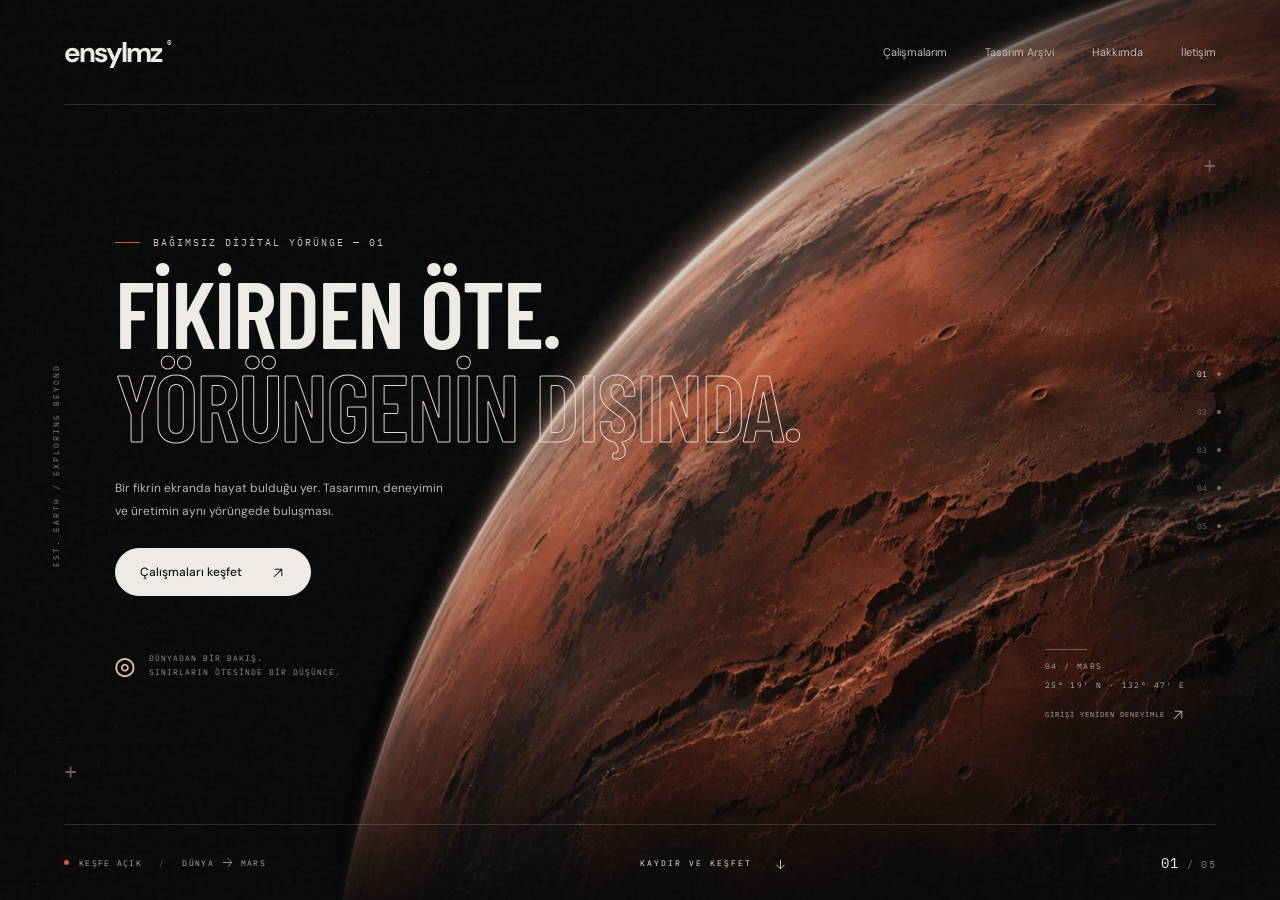
<file: index.html>
<!doctype html>
<html lang="tr">
  <head>
    <meta charset="UTF-8" />
    <meta name="viewport" content="width=device-width,initial-scale=1" />
    <meta
      name="description"
      content="Enes Yılmaz — E-ticaret, tasarım ve dijital görünürlük. Seçili projeler, logo tasarımları ve teknik çizimler."
    />
    <meta name="theme-color" content="#090909" />
    <link rel="icon" type="image/svg+xml" href="/favicon.svg?v=2" />
    <link
      rel="icon"
      type="image/png"
      sizes="32x32"
      href="/favicon-32.png?v=2"
    />
    <link rel="apple-touch-icon" href="/apple-touch-icon.png?v=2" />
    <style>
      html,
      body {
        margin: 0;
        background: #090909;
      }
    </style>
    <title>ensylmz — Yörüngenin dışında</title>
    <script type="module" crossorigin src="/assets/index-gQX_vPKZ.js"></script>
    <link rel="stylesheet" crossorigin href="/assets/index-TTVfTZKy.css">
  </head>
  <body>
    <div id="root"></div>
  </body>
</html>
</file>
<file: assets/index-TTVfTZKy.css>
@import "https://fonts.googleapis.com/css2?family=Barlow+Condensed:wght@400;500;600;700;800&family=DM+Sans:wght@400;500;600;700&family=IBM+Plex+Mono:wght@400;500&display=swap";:root{--bg:#090909;--paper:#eeeae5;--muted:#aaa6a2;--line:#ffffff24;--mars:#c75e42;--display:"Barlow Condensed", "Arial Narrow", sans-serif;--body:"DM Sans", Arial, sans-serif;--mono:"IBM Plex Mono", monospace;--lightningcss-light: ;--lightningcss-dark:initial;color-scheme:dark}*{box-sizing:border-box}html,body{background:var(--bg);color:var(--paper);font-family:var(--body);margin:0;font-size:14px}button,input,textarea{font:inherit}button,a,input,textarea{-webkit-tap-highlight-color:transparent}button,a{touch-action:manipulation}button{color:inherit;cursor:pointer}button:disabled{cursor:default;opacity:.35}a{color:inherit;text-decoration:none}button{background:0 0;border:0}a:focus-visible,button:focus-visible,input:focus-visible,textarea:focus-visible{outline:2px solid var(--mars);outline-offset:5px}img{object-fit:cover;max-width:100%}::selection{background:var(--mars);color:#fff}p{color:var(--muted);line-height:1.8}h1,h2,h3,p{margin-top:0}.eyebrow{font:10px var(--mono);letter-spacing:2px;color:var(--muted);line-height:1.7}.wordmark{letter-spacing:-1.8px;white-space:nowrap;font-size:28px;font-weight:700}.wordmark span{font:11px var(--mono);vertical-align:top;letter-spacing:0;margin:3px 0 0 5px;display:inline-block}.muted{color:var(--muted)}.text-button{border-bottom:1px solid #ffffff60;align-items:center;gap:20px;padding:10px 0;font-size:12px;display:inline-flex}.pill{white-space:nowrap;border:1px solid #ffffff40;border-radius:30px;justify-content:center;align-items:center;gap:28px;min-height:48px;padding:0 24px;font-size:12px;font-weight:500;transition:background .2s,transform .2s;display:inline-flex}.pill:hover{background:#ffffff12;transform:translateY(-2px)}.pill.primary{background:var(--paper);border-color:var(--paper);color:#161412}.pill.primary:hover{background:#fff}.status-dot{background:var(--mars);border-radius:50%;width:5px;height:5px;display:inline-block;box-shadow:0 0 14px #c75e4290}.link-row{flex-wrap:wrap;gap:12px;display:flex}.universe{isolation:isolate;background:#080808;height:100svh;min-height:540px;position:relative;overflow:hidden}.mars-background{z-index:-3;opacity:.85;background-image:url(/images/mars-orbit.webp);background-position:50%;background-size:cover;transition:transform 1.4s cubic-bezier(.22,1,.36,1),opacity 1s;position:absolute;inset:0}.site-destination:after{content:"";z-index:-2;pointer-events:none;background:linear-gradient(90deg,#08080812 20%,#0000 80%),linear-gradient(#08080888,#0000 25% 78%,#080808e0 100%);position:absolute;inset:0}.section-1 .mars-background{opacity:.18;transform:scale(1.18)translate(21%)}.section-2 .mars-background{opacity:.2;transform:scale(1.5)translate(-15%)rotate(-12deg)}.section-3 .mars-background{opacity:.24;transform:scale(1.6)translate(12%,20%)}.project-mode .mars-background{opacity:.1;transform:scale(1.3)}.space-grain{z-index:-1;opacity:.11;pointer-events:none;background-image:url("data:image/svg+xml,%3Csvg viewBox='0 0 180 180' xmlns='http://www.w3.org/2000/svg'%3E%3Cfilter id='n'%3E%3CfeTurbulence type='fractalNoise' baseFrequency='.85' numOctaves='3' stitchTiles='stitch'/%3E%3C/filter%3E%3Crect width='100%25' height='100%25' opacity='.3' filter='url(%23n)'/%3E%3C/svg%3E");position:absolute;inset:0}.site-header{border-bottom:1px solid var(--line);z-index:5;justify-content:space-between;align-items:center;height:105px;margin:0 5%;display:flex;position:relative}.site-header nav{gap:38px;margin-left:60px;font-size:11px;display:flex}.site-header nav a{color:#c0bab6;padding:10px 0;transition:color .3s;position:relative}.site-header nav a:hover,.site-header nav a[aria-current]{color:#fff}.site-header nav a[aria-current]:after{content:"";background:var(--mars);height:2px;position:absolute;bottom:-26px;left:0;right:0}.viewport-stage{touch-action:pan-x;height:calc(100% - 181px);padding:0 9%;position:relative}.scene{height:100%;animation:.75s cubic-bezier(.16,1,.3,1) both scene-in}.side-coordinate{font:8px var(--mono);letter-spacing:2px;color:#8d8580;writing-mode:vertical-rl;position:absolute;top:50%;left:4%;transform:rotate(180deg)translateY(50%)}.crosshair{color:#71615b;font:22px var(--mono);z-index:1;pointer-events:none;position:absolute}.crosshair-a{top:150px;right:5%}.crosshair-b{bottom:115px;left:5%}.hero-scene{flex-direction:column;justify-content:center;align-items:flex-start;height:100%;padding-bottom:15px;display:flex;position:relative}.hero-label{color:#d3c6bd;align-items:center;gap:13px;margin-bottom:28px;display:flex}.little-line{background:var(--mars);width:25px;height:1px}.hero-scene h1{font:600 clamp(68px, 7.4vw, 120px)/.98 var(--display);letter-spacing:-2px;text-transform:uppercase;max-width:900px;margin:0 0 26px}.hero-scene h1 span{display:block}.hero-scene .outline-title{-webkit-text-stroke:1px #e4d7cf;color:#0000}.hero-scene p{color:#bdb6b0;max-width:330px;margin-bottom:26px;font-size:12px;line-height:1.9}.hero-scene .pill{min-width:190px}.hero-note{font:8px/1.8 var(--mono);letter-spacing:1px;color:#99908a;align-items:center;gap:14px;margin-top:40px;display:flex}.hero-note strong{color:#d3c7bf;font-weight:400}.orbit-icon{color:#dbb9aa;font-size:32px}.planet-caption{font:8px var(--mono);letter-spacing:1.4px;color:#baaaa1;flex-direction:column;gap:9px;display:flex;position:absolute;bottom:13%;right:-2%}.planet-caption:before{content:"";background:#b9a39980;width:42px;height:1px;margin-bottom:2px}.flight-bar{border-top:1px solid var(--line);height:76px;font:8px var(--mono);letter-spacing:1.3px;justify-content:space-between;align-items:center;display:flex;position:absolute;bottom:0;left:5%;right:5%}.flight-bar>div{color:#b5aaa3;align-items:center;gap:10px;display:flex}.flight-bar button{font:8px var(--mono);letter-spacing:2px;align-items:center;gap:22px;display:flex}.flight-bar button span{font-size:18px}.flight-count{font:14px var(--mono)}.flight-count span{color:#887b73;font-size:10px}.flight-divider{color:#665d56;margin:0 7px}.scene-dots{flex-direction:column;gap:18px;display:flex;position:absolute;top:50%;right:4.2%;transform:translateY(-50%)}.scene-dots button{font:8px var(--mono);color:#746d68;align-items:center;gap:10px;padding:5px;display:flex}.scene-dots i{background:#756862;border-radius:100%;width:4px;height:4px;display:block}.scene-dots button[aria-current]{color:#eee5df}.scene-dots button[aria-current] i{background:var(--mars);box-shadow:0 0 0 4px #c75e4225,0 0 16px #c75e42}.section-heading{justify-content:space-between;align-items:flex-end;margin-bottom:25px;display:flex}.section-heading h1,.about-scene h1,.contact-scene h1{font:500 clamp(60px, 6.3vw, 100px)/.98 var(--display);letter-spacing:-1px;text-transform:uppercase;margin:20px 0 0}em{color:var(--mars);font-style:normal}.section-heading p{margin:0 40px 5px 0;font-size:11px}.work-scene{flex-direction:column;height:100%;padding:35px 0 25px;display:flex}.work-display{flex:1;grid-template-columns:1.3fr 1fr;gap:6%;min-height:0;max-height:390px;display:grid}.work-image{border:1px solid var(--line);background:#1a1715;border-radius:3px;padding:0;position:relative;overflow:hidden}.work-image img{object-fit:cover;width:100%;height:100%;transition:transform .7s}.work-image:hover img{transform:scale(1.04)}.image-arrow{background:var(--paper);color:#000;border-radius:100%;place-items:center;width:43px;height:43px;font-size:23px;display:grid;position:absolute;bottom:18px;right:18px}.work-details{flex-direction:column;justify-content:center;align-items:flex-start;display:flex}.work-details h2{font:500 52px/1 var(--display);margin:20px 0 12px}.work-details p{max-width:350px;font-size:12px}.carousel-controls{font:10px var(--mono);align-items:center;gap:20px;margin-top:20px;display:flex}.carousel-controls button{border:1px solid var(--line);border-radius:50%;width:34px;height:34px}.first-orbit{flex:1;grid-template-columns:1fr 1fr;align-items:center;gap:7%;min-height:0;display:grid}.first-orbit h2{font:500 45px/1.05 var(--display);margin:16px 0}.first-orbit p{font-size:12px}.orbit-diagram{place-items:center;height:100%;min-height:150px;max-height:330px;display:grid;position:relative}.orbit-diagram:before,.orbit-diagram:after,.orbit-diagram i{content:"";aspect-ratio:1;border:1px solid #8f6c5e44;border-radius:50%;width:80%;max-height:100%;position:absolute;transform:rotate(-28deg)scaleY(.55)}.orbit-diagram:after{width:70%;transform:rotate(35deg)scaleY(.65)}.orbit-diagram i:first-child{width:70%;transform:rotate(78deg)scaleY(.5)}.orbit-diagram i:nth-child(2){background:radial-gradient(circle at 35% 25%,#b36e54,#231711 50%,#090909 75%);width:40%;transform:rotate(-10deg);box-shadow:inset 2px 1px 5px #ffd4bc40,15px 10px 90px #c75e4212}.orbit-diagram span{font:13px var(--mono);z-index:2;color:#e6bda9;position:relative}.about-scene{flex-direction:column;justify-content:center;height:100%;display:flex}.about-grid{grid-template-columns:1.2fr 1fr;align-items:center;gap:10%;display:grid}.about-scene h1{font-size:clamp(60px,6.5vw,106px)}.about-text{max-height:65vh;padding:10px 10px 10px 0;overflow:auto}.about-name{font:12px var(--mono);color:var(--mars)}.about-text p{white-space:pre-line;margin:20px 0 26px;font-size:13px}.focus-list{margin-bottom:22px}.focus-list div{border-top:1px solid var(--line);align-items:center;gap:18px;padding:15px 0;font-size:12px;display:flex}.focus-list div span:first-child{font:9px var(--mono);color:#7f7872}.focus-list div span:last-child{margin-left:auto}.contact-scene{flex-direction:column;justify-content:center;height:100%;padding-top:20px;display:flex}.contact-scene h1{margin:25px 0 32px;font-size:clamp(62px,7.6vw,122px)}.contact-bottom{justify-content:space-between;align-items:flex-end;gap:30px;display:flex}.contact-bottom p{margin-bottom:10px;font-size:12px}.email-row{flex-wrap:wrap;align-items:center;gap:25px;display:flex}.email-row a{letter-spacing:-.6px;font-size:22px}.email-row button{font:8px var(--mono);color:#b2a49b;border:1px solid var(--line);border-radius:20px;padding:8px 12px}.social-links{gap:25px;font-size:11px;display:flex}.full-footer{border-top:1px solid var(--line);justify-content:space-between;align-items:center;gap:25px;margin-top:50px;padding-top:24px;display:flex}.full-footer>span{font:8px var(--mono);color:#988b82}.full-footer .wordmark{font-size:24px}.full-footer .text-button{font-size:10px}.project-scene{flex-direction:column;height:100%;padding:22px 0;display:flex}.project-top{justify-content:space-between;align-items:center;display:flex}.project-chapters{border-bottom:1px solid var(--line);gap:25px;margin:15px 0 30px;display:flex}.project-chapters button{color:#8b817a;padding:10px 0 16px;font-size:11px;position:relative}.project-chapters button span{font:8px var(--mono);margin-right:9px}.project-chapters button[aria-selected=true]{color:var(--paper)}.project-chapters button[aria-selected=true]:after{content:"";background:var(--mars);height:2px;position:absolute;bottom:-1px;left:0;right:0}.project-overview{flex:1;grid-template-columns:1fr 1.2fr;align-items:center;gap:6%;min-height:0;display:grid}.project-overview>div{max-height:100%;overflow:auto}.project-overview h1{font:500 clamp(50px, 5vw, 80px)/1 var(--display);margin:15px 0}.project-overview p{font-size:12px}.brand-logo{object-fit:contain;object-position:left center;max-width:115px;max-height:45px;margin:15px 0;display:block}.project-meta{font:8px/1.8 var(--mono);color:#93877f;gap:30px;margin:22px 0;display:flex}.project-meta b{color:#ccc0b8;font:11px var(--body)}.project-cover{border:1px solid var(--line);height:100%;max-height:100%;padding:0;position:relative;overflow:hidden}.project-cover img{object-fit:contain;background:#12100f;width:100%;height:100%}.project-cover span{background:#111b;padding:10px;font-size:10px;position:absolute;bottom:15px;right:15px}.story-grid{grid-template-columns:1fr 1fr;gap:8%;min-height:0;padding:25px 15px 10px 0;display:grid;overflow:auto}.story-grid h2,.result-scene h2{font:500 50px var(--display);margin:15px 0 25px}.story-grid p,.result-scene p{white-space:pre-line;font-size:13px}.gallery{grid-template-columns:1fr 1fr;gap:25px;min-height:0;padding-right:10px;display:grid;overflow:auto}.gallery button{text-align:left;padding:0}.gallery img{object-fit:contain;background:#151210;width:100%;height:210px}.gallery span{font:9px var(--mono);padding:12px 0;display:block}.result-scene{max-width:800px;padding-right:15px;overflow:auto}.result-scene p{margin-bottom:30px;font-size:16px}.empty-state{padding:40px}.lightbox{z-index:100;-webkit-backdrop-filter:blur(15px);backdrop-filter:blur(15px);background:#080808f5;flex-direction:column;justify-content:center;align-items:center;padding:70px 5% 20px;display:flex;position:fixed;inset:0}.lightbox>button{border:1px solid var(--line);border-radius:20px;padding:10px 20px;position:absolute;top:24px;right:5%}.lightbox img{object-fit:contain;max-height:80%}.lightbox p{margin:18px 0;font-size:12px}.denied{height:100svh;padding:10%}.denied h1{font:60px var(--display)}@keyframes scene-in{0%{opacity:0;filter:blur(7px);transform:translateY(35px)}to{opacity:1;filter:none;transform:none}}.admin-app{background:#0c0c0c;min-height:100svh}.admin-sidebar{border-right:1px solid var(--line);z-index:10;background:#0b0b0b;flex-direction:column;width:240px;padding:35px 28px;display:flex;position:fixed;inset:0 auto 0 0}.admin-sidebar>.eyebrow{margin-top:12px;font-size:8px}.admin-sidebar nav{flex-direction:column;gap:8px;margin:60px 0 auto;display:flex}.admin-sidebar nav button{text-align:left;color:#a4a09c;border-radius:5px;gap:15px;padding:14px 12px;font-size:12px;display:flex}.admin-sidebar nav button.active{color:#e9ae98;background:#c75e4215;border:1px solid #c75e4230}.sidebar-site{margin-bottom:22px;font-size:12px}.admin-sidebar>a.muted{font-size:10px}.admin-main{max-width:1600px;margin-left:240px;padding:40px 5% 100px}.admin-header{justify-content:space-between;align-items:center;gap:25px;margin-bottom:25px;display:flex}.admin-header h1{font:500 45px/1.1 var(--display);margin:12px 0 0}.admin-notice{border-top:1px solid var(--line);border-bottom:1px solid var(--line);color:#b4aaa2;min-height:50px;margin-bottom:30px;padding:15px 0;font-size:11px;line-height:1.7}.stats{grid-template-columns:1fr 1fr 1fr;gap:20px;margin-bottom:30px;display:grid}.stats>div{border:1px solid var(--line);background:#111;padding:25px}.stats span{font:9px var(--mono);color:#968b82;letter-spacing:1px}.stats strong{font:65px var(--display);margin-top:15px;display:block}.stats .stat-small{font-size:32px}.admin-feature{border:1px solid var(--line);background:linear-gradient(90deg,#100d0b,#100d0b10),url(/images/mars-orbit.webp) 50%/cover;min-height:330px;padding:40px}.admin-feature h2{font:500 52px/1 var(--display);margin:18px 0}.admin-feature p{max-width:470px;font-size:12px}.admin-checklist{border-top:1px solid var(--line);margin-top:35px;padding-top:25px}.admin-checklist h2{font:32px var(--display)}.admin-checklist p{font-size:12px}.admin-toolbar{justify-content:space-between;align-items:center;gap:20px;margin:20px 0 30px;display:flex}.admin-toolbar p{margin:0;font-size:12px}.project-list{flex-direction:column;gap:15px;display:flex}.project-list article{border:1px solid var(--line);align-items:center;gap:25px;padding:20px;display:flex}.project-list img,.project-placeholder{object-fit:cover;background:#201714;flex-shrink:0;width:130px;height:95px}.project-placeholder{color:var(--mars);place-items:center;font-size:40px;display:grid}.project-list article>div:nth-child(2){flex:1;min-width:0}.project-list h2{font:32px var(--display);margin:5px 0}.project-list p{text-overflow:ellipsis;white-space:nowrap;margin:0;font-size:11px;overflow:hidden}.admin-empty{text-align:center;border:1px dashed var(--line);padding:65px 20px}.admin-empty>span{color:var(--mars);font-size:60px}.admin-empty h2{font:40px var(--display);margin:20px 0}.form-section{border:1px solid var(--line);background:#101010;margin-bottom:25px;padding:30px}.form-section h2{font:500 28px var(--display);margin-bottom:20px}.form-section>p{max-width:740px;font-size:12px}.form-grid{grid-template-columns:1fr 1fr;gap:22px;margin:25px 0;display:grid}.field{flex-direction:column;gap:10px;min-width:0;font-size:11px;display:flex}.field>span{color:#b7aea7}.field.full{grid-column:1/-1}input,textarea{color:var(--paper);background:#090909;border:1px solid #ffffff26;border-radius:3px;width:100%;min-width:0;padding:12px 14px;font-size:12px}textarea{resize:vertical;min-height:90px;line-height:1.8}.import-row{gap:15px;margin-top:20px;display:flex}.import-row input{flex:1}.upload-grid{grid-template-columns:1fr 1fr;gap:20px;display:grid}.upload-box{border:1px dashed #ffffff30;flex-direction:column;align-items:flex-start;gap:15px;padding:20px;display:flex}.upload-box img{object-fit:contain;background:#191614;width:100%;height:130px}.pill input[type=file]{display:none}.pill:has(input[type=file]){cursor:pointer}.admin-gallery{grid-template-columns:repeat(2,1fr);gap:20px;margin:20px 0;display:grid}.admin-gallery>div{border:1px solid var(--line);padding:15px}.admin-gallery img{object-fit:contain;background:#191614;width:100%;height:180px;margin-bottom:15px}.gallery-actions{justify-content:flex-end;gap:15px;margin-top:12px;font-size:11px;display:flex}.gallery-actions button{border:1px solid var(--line);border-radius:3px;padding:7px 10px}.save-bar{-webkit-backdrop-filter:blur(16px);backdrop-filter:blur(16px);border:1px solid var(--line);z-index:4;background:#151515ee;flex-wrap:wrap;justify-content:flex-end;align-items:center;gap:12px;padding:15px;display:flex;position:sticky;bottom:15px;box-shadow:0 5px 30px #0006}.save-bar>.danger{color:#dd8c73;margin-right:auto}.guide{font-size:13px}.guide ol{padding-left:20px}.guide li{color:#b3a79e;border-bottom:1px solid var(--line);padding:12px 0 12px 10px;line-height:1.9}.guide h3{font:28px var(--display);margin:35px 0 15px}.admin-modal{z-index:30;-webkit-backdrop-filter:blur(8px);backdrop-filter:blur(8px);background:#000b;justify-content:center;align-items:center;padding:25px;display:flex;position:fixed;inset:0}.admin-modal>div{border:1px solid var(--line);background:#151515;width:100%;max-width:600px;padding:35px}.admin-modal h2{font:40px var(--display);margin-top:20px}.admin-modal p{white-space:pre-line;font-size:12px}.admin-modal .pill{margin-right:10px}.preview-modal>div{max-width:1000px;max-height:90svh;overflow:auto}.preview-modal .eyebrow{margin:30px 0;display:block}.preview-cover{object-fit:contain;background:#090909;width:100%;max-height:500px;margin:20px 0}.preview-modal h3{font:30px var(--display);margin:30px 0 15px}.preview-modal figure{margin:20px 0}.preview-modal figcaption{color:var(--muted);font-size:12px}@media (width>=1600px){.hero-scene h1{font-size:140px}.viewport-stage{padding:0 11%}.hero-scene p{max-width:380px;font-size:14px}.hero-note{margin-top:55px}.hero-label{margin-bottom:35px}}@media (height<=760px) and (width>=761px){.site-header{height:85px}.viewport-stage{height:calc(100% - 145px)}.flight-bar{height:60px}.hero-label{margin-bottom:20px}.hero-scene h1{margin-bottom:20px;font-size:clamp(64px,7vw,100px)}.hero-note{margin-top:25px}.hero-scene p{margin-bottom:20px}.work-scene{padding-top:22px}.section-heading h1{font-size:62px}.section-heading{margin-bottom:20px}.first-orbit h2{font-size:38px}.contact-scene h1{font-size:83px}.full-footer{margin-top:25px;padding-top:18px}.project-chapters{margin:8px 0 20px}.about-text{max-height:58vh}}@media (width<=1050px){.site-header nav{gap:22px;margin-left:0}.viewport-stage{padding:0 10%}.hero-scene h1{font-size:clamp(70px,8.3vw,95px)}.about-grid{gap:6%}.about-scene h1{font-size:67px}.about-text p{font-size:12px}.contact-scene h1{font-size:88px}.social-links{gap:15px}.admin-sidebar{width:200px;padding:30px 20px}.admin-main{margin-left:200px;padding-left:4%;padding-right:4%}.admin-header h1{font-size:36px}.form-section{padding:22px}.stats{gap:10px}.stats>div{padding:18px}.stats .stat-small{font-size:26px}.project-overview{grid-template-columns:1fr 1fr;gap:4%}.project-overview h1{font-size:50px}.project-meta{gap:15px}}@media (width<=760px){.universe{min-height:580px}.site-header{flex-wrap:wrap;align-items:flex-start;height:100px;margin:0 6%;padding-top:22px}.site-header .wordmark{font-size:25px}.site-header nav{order:3;justify-content:center;align-self:flex-end;gap:35px;width:100%;padding-bottom:12px;font-size:10px}.site-header nav a{padding:5px 0}.site-header nav a[aria-current]:after{bottom:-13px}.viewport-stage{height:calc(100% - 160px);padding:0 8%}.side-coordinate,.crosshair{display:none}.mars-background{opacity:.65;background-position:57%;transform:scale(1.1)}.site-destination:after{background:linear-gradient(90deg,#08080866,#0000),linear-gradient(#0000 40%,#080808b0)}.hero-scene{justify-content:center;padding:0 0 40px}.hero-label{letter-spacing:1.6px;margin-bottom:24px;font-size:8px}.hero-scene h1{letter-spacing:-.8px;max-width:100%;margin-bottom:22px;font-size:clamp(58px,12.2vw,90px);line-height:1.02}.hero-scene p{max-width:270px;margin-bottom:23px;font-size:11px;line-height:1.8}.hero-scene .pill{min-width:180px;min-height:44px;font-size:11px}.hero-note{letter-spacing:.7px;margin-top:30px;font-size:6.5px}.orbit-icon{font-size:26px}.planet-caption{opacity:.7;gap:5px;font-size:6px;bottom:13px;right:0}.planet-caption:before{display:none}.scene-dots{gap:12px;right:2%}.scene-dots button{gap:0;padding:5px}.scene-dots button>span{display:none}.flight-bar{letter-spacing:.8px;height:60px;font-size:6px;left:6%;right:6%}.flight-bar button{letter-spacing:1px;gap:10px;font-size:6px}.flight-location,.flight-divider{display:none!important}.flight-count{font-size:11px}.flight-count span{font-size:8px}.section-heading{align-items:flex-start;margin-bottom:18px}.section-heading h1{margin-top:12px;font-size:clamp(45px,11vw,65px)}.section-heading>p{display:none}.work-scene{padding:22px 0}.first-orbit{grid-template-columns:1fr;gap:8px;position:relative}.orbit-diagram{opacity:.45;z-index:-1;width:190px;height:190px;position:absolute;top:-10px;right:-20px}.first-orbit>div:last-child{align-self:center}.first-orbit h2{font-size:42px}.first-orbit p{font-size:11px}.first-orbit .eyebrow{font-size:8px}.work-display{flex-direction:column;gap:15px;max-height:none;display:flex}.work-image{flex-shrink:0;height:46%;min-height:110px}.work-details{flex:1;justify-content:flex-start;min-height:0;padding-bottom:30px;position:relative}.work-details>.eyebrow{font-size:8px}.work-details h2{margin:10px 0;font-size:35px}.work-details p{-webkit-line-clamp:2;-webkit-box-orient:vertical;margin-bottom:5px;font-size:11px;line-height:1.6;display:-webkit-box;overflow:hidden}.work-details .brand-logo{max-height:24px;margin:5px 0}.work-details .text-button{padding:5px 0;font-size:10px}.carousel-controls{gap:12px;margin-top:0;font-size:8px;position:absolute;bottom:0;right:0}.carousel-controls button{width:27px;height:27px}.about-scene{justify-content:center}.about-scene>.eyebrow{font-size:8px}.about-grid{flex-direction:column;align-items:flex-start;gap:20px;min-height:0;display:flex}.about-scene h1{margin-top:15px;font-size:clamp(46px,10.5vw,66px)}.about-text{flex:1;width:100%;max-height:44%;padding-right:8px;overflow:auto}.about-name{font-size:10px}.about-text p{margin:10px 0 16px;font-size:11px;line-height:1.8}.focus-list{margin-bottom:10px}.focus-list div{padding:10px 0;font-size:10px}.about-text .text-button{padding:7px 0;font-size:10px}.contact-scene{padding-top:0}.contact-scene>.eyebrow{font-size:8px}.contact-scene h1{margin:22px 0 25px;font-size:clamp(50px,12vw,76px)}.contact-bottom{flex-direction:column;align-items:flex-start;gap:25px}.contact-bottom p{font-size:11px}.email-row{gap:12px}.email-row a{font-size:18px}.social-links{gap:22px;font-size:10px}.full-footer{flex-wrap:wrap;gap:12px;margin-top:30px;padding-top:18px}.full-footer .wordmark{font-size:20px}.full-footer>span{font-size:6px}.full-footer .text-button{font-size:9px}.project-scene{padding:15px 0}.project-top .text-button{font-size:10px}.project-top>.eyebrow{text-align:right;max-width:40%;font-size:7px}.project-chapters{justify-content:space-between;gap:0;margin:5px 0 18px}.project-chapters button{padding:12px 0;font-size:9px}.project-chapters button span{display:none}.project-overview{flex-direction:column;align-items:stretch;gap:15px;padding-bottom:10px;display:flex;overflow:auto}.project-overview>div{flex-shrink:0;max-height:none;overflow:visible}.project-overview h1{margin:10px 0;font-size:42px}.project-overview p{margin-bottom:12px;font-size:11px}.project-meta{gap:25px;margin:12px 0}.project-meta b{font-size:10px}.project-overview .pill{min-height:35px;padding:0 15px;font-size:9px}.project-cover{flex-shrink:0;min-height:160px;max-height:220px}.project-overview .brand-logo{max-height:30px;margin:0 0 10px}.story-grid{padding-top:10px;display:block}.story-grid article{margin-bottom:30px}.story-grid h2,.result-scene h2{margin:10px 0 15px;font-size:38px}.story-grid p,.result-scene p{font-size:12px}.gallery{grid-template-columns:1fr;gap:15px}.gallery img{height:200px}.result-scene .pill{min-height:40px;font-size:10px}.admin-sidebar{border-right:0;border-bottom:1px solid var(--line);flex-flow:wrap;justify-content:space-between;align-items:center;width:100%;height:auto;padding:15px 5%;position:sticky;top:0}.admin-sidebar>.eyebrow,.admin-sidebar>.muted{display:none}.admin-sidebar .wordmark{font-size:23px}.sidebar-site{margin:0;font-size:10px}.admin-sidebar nav{flex-direction:row;order:3;justify-content:space-between;gap:5px;width:100%;margin:15px 0 0}.admin-sidebar nav button{gap:5px;padding:8px 6px;font-size:9px}.admin-sidebar nav button span{font-size:12px}.admin-main{margin:0;padding:25px 5% 50px}.admin-header{gap:12px;margin-bottom:18px}.admin-header>.pill{min-height:36px;padding:0 15px;font-size:9px}.admin-header h1{font-size:30px}.admin-header .eyebrow{letter-spacing:1px;font-size:7px}.admin-notice{margin-bottom:20px;font-size:10px}.stats{grid-template-columns:1fr 1fr;gap:10px}.stats>div{padding:18px}.stats>div:last-child{grid-column:1/-1}.stats strong{margin-top:10px;font-size:48px}.stats span{font-size:8px}.stats .stat-small{font-size:30px}.admin-feature{min-height:300px;padding:25px}.admin-feature h2{font-size:43px}.admin-feature p{font-size:11px}.admin-toolbar{gap:10px}.admin-toolbar p{font-size:10px}.admin-toolbar>.pill{min-height:40px;padding:0 18px;font-size:10px}.project-list article{flex-wrap:wrap;gap:15px;padding:15px}.project-list img,.project-placeholder{width:75px;height:75px}.project-list article>div:nth-child(2){width:calc(100% - 100px)}.project-list h2{font-size:27px}.project-list .eyebrow{font-size:7px}.project-list .pill{width:100%;min-height:35px;font-size:10px}.form-section{margin-bottom:18px;padding:20px}.form-section h2{font-size:25px}.form-section>p{font-size:11px}.form-grid{grid-template-columns:1fr;gap:20px}.field.full{grid-column:auto}.import-row{flex-direction:column}.import-row input{flex:auto}.upload-grid{grid-template-columns:1fr}.upload-box{padding:15px}.admin-gallery{grid-template-columns:1fr}.save-bar{gap:8px;padding:12px;bottom:8px}.save-bar>.pill{min-height:38px;padding:0 12px;font-size:9px}.save-bar>.text-button{font-size:10px}.admin-modal{padding:15px}.admin-modal>div{padding:22px}.admin-modal h2{font-size:32px}}@media (height<=700px) and (width<=760px){.hero-label{margin-bottom:15px}.hero-scene h1{margin-bottom:15px;font-size:clamp(50px,11.5vw,70px)}.hero-note{margin-top:20px}.hero-scene{padding-bottom:20px}.hero-scene p{margin-bottom:18px}.about-scene h1{font-size:45px}.about-grid{gap:12px}.about-text{max-height:210px}.contact-scene h1{margin:18px 0;font-size:53px}.full-footer{margin-top:22px}.contact-bottom{gap:15px}.section-heading h1{font-size:45px}.first-orbit h2{font-size:35px}}.title-line,.mars-text,.hero-note-line{display:block}.mars-text{color:var(--mars)}.section-heading>p{white-space:pre-line}*{scrollbar-width:thin;scrollbar-color:#aa6d5144 transparent}::-webkit-scrollbar{width:4px;height:4px}::-webkit-scrollbar-thumb{background:#aa6d5144;border-radius:8px}::-webkit-scrollbar-track{background:0 0}@media (width<=760px){.about-grid{max-height:95%}.about-text{flex:1;min-height:0;max-height:none}}.portal-rock-left{clip-path:polygon(0 0,51% 0,51% 100%,0 100%)}.portal-rock-right{clip-path:polygon(50% 0,100% 0,100% 100%,50% 100%)}.replay-entry{font:7px var(--mono);text-align:left;letter-spacing:1px;color:#c2aba0;padding:8px 0}@media (width<=760px){.replay-entry{font-size:6px}}.site-header nav{margin-left:auto}.meteor-entry{z-index:80;isolation:isolate;touch-action:none;outline:none;transition:-webkit-backdrop-filter .7s cubic-bezier(.2,.7,.2,1),backdrop-filter .7s cubic-bezier(.2,.7,.2,1);position:absolute;inset:0;overflow:hidden}.meteor-night{background:radial-gradient(at 75% 45%,#2a120d88,#0000 52%),#030303;transition:opacity .7s;position:absolute;inset:0}.meteor-stars{pointer-events:none;background-image:radial-gradient(1px 1px at 13% 20%,#ddd9d0 60%,#0000),radial-gradient(1px 1px at 65% 48%,#9b8e86 60%,#0000),radial-gradient(1px 1px at 31% 80%,#d8d3cd88 60%,#0000),radial-gradient(2px 2px at 87% 17%,#e8d6c955 40%,#0000);background-size:167px 239px,307px 191px,241px 317px,503px 431px;transition:transform .8s,opacity .8s;position:absolute;inset:-10%}.meteor-rim{pointer-events:none;mix-blend-mode:screen;background:radial-gradient(at 103% 30%,#c75e4235,#0000 47%),linear-gradient(128deg,#0000 42%,#d2b8a709 48%,#0000 57%);transition:opacity .7s;position:absolute;inset:0}.meteor-field{perspective:1200px;pointer-events:none;position:absolute;inset:0}.meteor-piece{left:var(--piece-x);top:var(--piece-y);width:var(--piece-size);aspect-ratio:1;will-change:transform;pointer-events:none;transform-origin:50%;transition:transform .8s cubic-bezier(.16,.7,.2,1),opacity .65s;position:absolute}.meteor-piece img{object-fit:contain;width:100%;height:100%;animation:9s ease-in-out infinite alternate meteor-float;animation-delay:var(--piece-delay);filter:drop-shadow(20px 35px 35px #0008);-webkit-user-select:none;user-select:none}.meteor-piece-1 img{filter:drop-shadow(-25px 30px 60px #0009);animation-duration:12s}.meteor-piece-2 img{animation-direction:alternate-reverse}.meteor-piece-4 img{animation-duration:14s}.meteor-dust{pointer-events:none;opacity:.6;background-image:radial-gradient(1px 1px at 19% 23%,#d9b3a14d 50%,#0000),radial-gradient(1px 1px at 72% 49%,#d6c9c04d 50%,#0000),radial-gradient(1px 1px at 34% 74%,#b3897933 50%,#0000);background-size:117px 193px,263px 157px,179px 307px;transition:transform .8s,opacity .8s;position:absolute;inset:-20%}.meteor-gesture{pointer-events:none;flex-direction:column;gap:4px;width:1px;height:35px;transition:opacity .5s;display:flex;position:absolute;bottom:6%;left:50%}.meteor-gesture i{background:#f5dfd1;width:1px;height:8px;animation:2.3s ease-in-out infinite meteor-gesture-pulse}.meteor-gesture i:nth-child(2){animation-delay:.2s}.meteor-gesture i:nth-child(3){animation-delay:.4s}.sr-only{clip:rect(0, 0, 0, 0)!important;white-space:nowrap!important;border:0!important;width:1px!important;height:1px!important;margin:-1px!important;padding:0!important;position:absolute!important;overflow:hidden!important}@keyframes meteor-float{0%{transform:translate(-5px,7px)rotate(-1.5deg)}to{transform:translate(7px,-9px)rotate(1.5deg)}}@keyframes meteor-gesture-pulse{0%,to{opacity:.2;transform:translateY(-4px)}50%{opacity:.9;transform:translateY(4px)}}@media (width<=760px){.site-header nav{margin-left:0}.meteor-piece{left:var(--piece-mobile-x);width:calc(var(--piece-size) * 2.15)}.meteor-piece-0{top:-5%}.meteor-piece-1{width:calc(var(--piece-size) * 2.65);top:37%}.meteor-piece-2{width:calc(var(--piece-size) * 2.3);top:73%}.meteor-piece-3{top:104%}.meteor-piece-4{top:34%}.meteor-gesture{bottom:7%}}.site-destination{isolation:isolate;transform-origin:60% 48%;will-change:transform;transition:transform .8s cubic-bezier(.16,.7,.2,1),opacity .8s;position:absolute;inset:0}.mars-life{pointer-events:none;z-index:0;clip-path:inset(106px 0 76px);animation:1.5s both mars-life-arrive;position:absolute;inset:0;overflow:hidden}.mars-ship{offset-path:ellipse(25% 18% at 82% 33%);offset-rotate:auto 40deg;offset-anchor:center;filter:drop-shadow(0 2px 4px #0009);will-change:offset-distance;opacity:.85;width:clamp(31px,3.4vw,53px);animation:44s linear infinite mars-orbit;position:absolute;top:0;left:0}.mars-ship img{filter:drop-shadow(-2px 1px 4px #fff3);width:100%;display:block}.mars-ship-far{offset-path:ellipse(20% 14% at 81% 29%);filter:brightness(.7);opacity:.65;width:clamp(22px,2.1vw,34px);animation-duration:61s;animation-delay:-25s}.mars-ship-distant{offset-path:ellipse(25% 20% at 85% 36%);filter:brightness(.65);opacity:.45;width:clamp(16px,1.4vw,22px);animation-duration:79s;animation-delay:-52s}.mars-expedition{aspect-ratio:.75;filter:brightness(.83)sepia(.18)saturate(.95);width:clamp(64px,5vw,78px);position:absolute;bottom:25%;right:20%;transform:none}.astronaut-sequence,.astronaut-cast{will-change:background-position;background:url(/images/astronaut-surface.webp) 0 0/400% 100% no-repeat;animation:7s step-end forwards plant-turkish-flag;position:absolute;inset:0}.astronaut-cast{transform-origin:40% 92%;filter:brightness(0)blur(.8px);opacity:.4;z-index:0;transform:matrix(1,.08,-.85,-.24,0,0)}.astronaut-sequence{z-index:1}.astronaut-sequence.flag-is-planted{clip-path:polygon(0 0,55% 0,55% 53%,100% 53%,100% 100%,0 100%)}.planted-flag{z-index:2;transform-origin:3% 20%;background:url(/images/turkish-flag-wave.webp) 0 0/400% 100% no-repeat;width:47%;height:73%;animation:2.4s step-end infinite flag-cloth-wave;position:absolute;top:-2.4%;left:50%}@keyframes flag-cloth-wave{0%,24%{background-position:0 0}25%,49%{background-position:33.3333% 0}50%,74%{background-position:66.6667% 0}75%,99%{background-position:100% 0}to{background-position:0 0}}.mars-life-paused *{animation-play-state:paused!important}@keyframes mars-orbit{0%{offset-distance:0%}to{offset-distance:100%}}@keyframes plant-turkish-flag{0%,7%{background-position:0 0}17%{background-position:33.3333% 0}29%{background-position:66.6667% 0}55%,to{background-position:100% 0}}@keyframes mars-life-arrive{0%{opacity:0}to{opacity:1}}@media (width<=760px){.mars-ship{offset-path:ellipse(28% 13% at 84% 24%);width:30px}.mars-ship-far{offset-path:ellipse(24% 12% at 84% 29%);width:21px}.mars-ship-distant{offset-path:ellipse(28% 15% at 85% 35%);width:16px}.mars-expedition{width:46px;bottom:21%;right:7%}}.mars-world{z-index:-3;isolation:isolate;pointer-events:none;transform-origin:72% 55%;will-change:transform;transition:transform 1s cubic-bezier(.16,.8,.2,1);position:absolute;inset:0}.mars-world .mars-background{z-index:-1}.section-0:not(.project-mode) .mars-world{transform:perspective(1500px) translate3d(var(--surface-x,0px), var(--surface-y,0px), 0) rotateX(var(--surface-rx,0deg)) rotateY(var(--surface-ry,0deg)) scale(1.025)}.surface-light{opacity:var(--surface-light,0);background:radial-gradient(ellipse 190px 170px at var(--surface-light-x,70%) var(--surface-light-y,50%), #f9c7ac0c, transparent);mix-blend-mode:screen;transition:opacity 1.2s;position:absolute;inset:0}.quiet-stars{z-index:-1;pointer-events:none;position:absolute;inset:0;overflow:hidden;-webkit-mask-image:linear-gradient(90deg,#000 0% 36%,#0000 57%);mask-image:linear-gradient(90deg,#000 0% 36%,#0000 57%)}.quiet-stars i{opacity:.12;background-image:radial-gradient(1.2px 1.2px at 12% 19%,#fff 45%,#0000 80%),radial-gradient(1px 1px at 28% 63%,#dad6d0 40%,#0000 90%),radial-gradient(1px 1px at 6% 84%,#fff 40%,#0000 90%);background-size:311px 277px,419px 349px,263px 419px;animation:6.5s ease-in-out infinite alternate quiet-twinkle;position:absolute;inset:0}.quiet-stars i:nth-child(2){background-position:79px 119px,31px 59px,94px 183px;animation-duration:9s;animation-delay:-4s}.quiet-stars i:nth-child(3){filter:blur(.3px);background-size:479px 337px,353px 467px,593px 491px;animation-duration:11s;animation-delay:-7s}@keyframes quiet-twinkle{0%,20%{opacity:.1}65%{opacity:.55}to{opacity:.2}}@media (width<=760px){.viewport-stage{touch-action:pan-y}.universe{min-height:0}.mars-world{transition:none;transform:none}.mars-background{background-image:url(/images/mars-mobile.webp);background-position:50%;background-size:cover;transform:none}.section-1 .mars-background{opacity:.19}.section-2 .mars-background{opacity:.16}.section-3 .mars-background{opacity:.2}.surface-light{display:none}.quiet-stars{-webkit-mask-image:linear-gradient(90deg,#000 0% 40%,#0000 74%);mask-image:linear-gradient(90deg,#000 0% 40%,#0000 74%)}.mars-expedition{width:46px;bottom:19%;right:7%}.mars-ship{offset-path:ellipse(27% 13% at 87% 42%)}.mars-ship-far{offset-path:ellipse(22% 12% at 87% 38%)}.mars-ship-distant{offset-path:ellipse(24% 16% at 90% 46%)}.mars-life{clip-path:inset(100px 0 60px)}.planet-caption{text-align:right;max-width:55%}.planet-caption .replay-entry{text-align:right}}@media (height<=600px) and (width<=960px){.universe{min-height:0}.site-header{height:78px;padding-top:12px}.viewport-stage{touch-action:pan-y;height:calc(100% - 128px);padding-left:8%;padding-right:8%}.flight-bar{height:50px}.scene{overscroll-behavior:contain;scrollbar-width:none;overflow-y:auto}.hero-scene{height:auto;min-height:330px;padding:25px 0 35px}.hero-scene h1{font-size:52px}.hero-label{margin-bottom:15px}.hero-note{margin-top:20px}.work-scene,.about-scene,.contact-scene{height:auto;min-height:350px;padding-top:24px;padding-bottom:25px}.about-grid{max-height:none}.about-text{max-height:none;overflow:visible}.section-heading h1,.contact-scene h1,.about-scene h1{font-size:48px}.first-orbit{min-height:230px}.full-footer{margin-top:25px}.project-scene{height:auto;min-height:400px}.project-overview{overflow:visible}.mars-life{clip-path:inset(78px 0 50px)}}.menu-trigger{display:none}.mobile-menu{z-index:70;-webkit-backdrop-filter:blur(20px);backdrop-filter:blur(20px);overscroll-behavior:contain;background:#080808fa;flex-direction:column;padding:0 6%;animation:.3s both mobile-menu-enter;display:flex;position:absolute;inset:0;overflow-y:auto}.mobile-menu:before{content:"";z-index:-1;pointer-events:none;opacity:.45;background:linear-gradient(90deg,#080808 10%,#08080899 80%),url(/images/mars-mobile.webp) 100%/cover;position:absolute;inset:0}.mobile-menu-head{border-bottom:1px solid var(--line);flex-shrink:0;justify-content:space-between;align-items:center;height:80px;display:flex}.menu-close{border:1px solid #ffffff30;border-radius:50%;place-items:center;width:44px;height:44px;display:grid;position:relative}.menu-close span{background:var(--paper);width:18px;height:1px;position:absolute;transform:rotate(45deg)}.menu-close span:last-child{transform:rotate(-45deg)}.mobile-menu-body{flex-direction:column;flex:1;justify-content:center;padding:35px 0;display:flex}.mobile-menu-body>.eyebrow{color:#a69488;margin-bottom:22px;font-size:8px}.mobile-menu nav{flex-direction:column;display:flex}.mobile-menu nav a{border-bottom:1px solid #ffffff1c;flex-shrink:0;align-items:center;gap:18px;min-height:76px;animation:.45s both mobile-menu-link;display:flex}.mobile-menu nav a>span{font:9px var(--mono);color:#86786e}.mobile-menu nav strong{font:500 clamp(36px, 8vw, 55px)/1 var(--display);text-transform:uppercase;letter-spacing:-.5px}.mobile-menu nav i{color:#b6a599;margin-left:auto;font-size:22px;font-style:normal}.mobile-menu nav a[aria-current] strong{color:var(--mars)}.mobile-menu-foot{font:7px/1.9 var(--mono);letter-spacing:1px;color:#a3968c;flex-shrink:0;align-items:flex-start;gap:12px;padding:25px 0 30px;display:flex}.mobile-menu-foot>.status-dot{margin-top:5px}@keyframes mobile-menu-enter{0%{opacity:0;transform:translateY(-10px)}to{opacity:1;transform:none}}@keyframes mobile-menu-link{0%{opacity:0;transform:translateY(10px)}to{opacity:1;transform:none}}@keyframes mobile-mars-drift{0%{transform:translate(-2px,3px)rotate(-.15deg)scale(1.025)}to{transform:translate(3px,-4px)rotate(.15deg)scale(1.045)}}@media (width<=960px){.site-header{flex-wrap:nowrap;align-items:center;height:80px;padding-top:0}.site-header .desktop-nav{display:none}.menu-trigger{border:1px solid #ffffff30;border-radius:50%;flex-direction:column;justify-content:center;align-items:center;gap:6px;width:44px;height:44px;display:flex}.menu-trigger span{background:var(--paper);width:17px;height:1px}.menu-trigger span:last-child{width:12px;margin-left:5px}.viewport-stage{height:calc(100% - 156px)}.section-0:not(.project-mode) .mars-world{animation:16s ease-in-out infinite alternate mobile-mars-drift}.mobile-menu .wordmark{font-size:25px}}@media (width<=760px){.mars-world{transform:none}.section-0:not(.project-mode) .mars-world{transform:scale(1.025)}.viewport-stage{height:calc(100% - 140px)}.mars-life{clip-path:inset(80px 0 60px)}}@media (height<=600px) and (width<=960px){.site-header,.mobile-menu-head{height:70px}.viewport-stage{height:calc(100% - 120px)}.mobile-menu-body{padding:16px 0}.mobile-menu-body>.eyebrow{margin-bottom:10px}.mobile-menu nav a{min-height:50px}.mobile-menu nav strong{font-size:32px}.mobile-menu-foot{padding:15px 0}.mars-life{clip-path:inset(70px 0 50px)}}.arrow-icon{vertical-align:middle;flex-shrink:0;width:16px;height:16px;display:inline-block;overflow:visible}.flight-bar .arrow-icon{width:13px;height:13px}.flight-location{align-items:center;gap:7px;display:inline-flex}.image-arrow .arrow-icon{width:23px;height:23px}.case-study button,.case-study a{-webkit-tap-highlight-color:transparent}.case-study{flex-direction:column;height:100%;min-height:0;padding:12px 0 18px;display:flex}.case-topbar{flex-shrink:0;grid-template-columns:1fr auto 1fr;align-items:center;gap:20px;min-height:42px;display:grid}.case-back,.case-live{align-items:center;gap:12px;min-height:38px;font-size:10px;display:inline-flex}.case-back{justify-self:start;padding:0}.case-live{justify-self:end}.case-project-label{font:9px var(--mono);letter-spacing:1.6px;text-transform:uppercase;color:#aaa098}.case-project-label i{color:#6d625b;margin:0 9px;font-style:normal}.case-tabs{border-bottom:1px solid var(--line);flex-shrink:0;gap:35px;margin:8px 0 24px;display:flex}.case-tabs button{color:#8d827a;align-items:center;gap:10px;min-height:46px;padding:0 0 12px;font-size:11px;display:flex;position:relative}.case-tabs button>span{font:8px var(--mono)}.case-tabs button[aria-selected=true]{color:var(--paper)}.case-tabs button[aria-selected=true]:after{content:"";background:var(--mars);height:2px;position:absolute;bottom:-1px;left:0;right:0}.case-panel{flex:1;min-height:0}.case-summary{grid-template-columns:1fr 1.25fr;align-items:center;gap:6%;height:100%;padding-right:5px;display:grid;overflow:auto}.case-summary-copy{min-width:0}.case-logo{background:#f6f8fa;border-radius:3px;max-width:260px;min-height:55px;margin-bottom:19px;padding:9px 16px;display:inline-flex}.case-logo img{object-fit:contain;width:190px;max-height:40px}.case-summary-copy>.eyebrow{letter-spacing:1.5px;font-size:8px;display:block}.case-summary h1{font:500 clamp(42px, 4.8vw, 73px)/.98 var(--display);text-transform:uppercase;letter-spacing:-.7px;margin:15px 0 20px}.case-summary h1 span{display:block}.case-lead{color:#bcb1a8;max-width:440px;margin-bottom:19px;font-size:12px;line-height:1.8}.case-services{flex-wrap:wrap;gap:6px;display:flex}.case-services span{font:8px var(--mono);color:#c7b8ac;border:1px solid #ffffff25;border-radius:3px;padding:7px 9px}.case-next-link{border-bottom:1px solid #ffffff50;align-items:center;gap:20px;min-height:40px;margin-top:16px;padding:10px 0;font-size:11px;display:inline-flex}.case-logo-note{color:#81766f;max-width:380px;margin:16px 0 0;font-size:8px;line-height:1.7}.case-hero-art{height:85%;min-height:320px;max-height:430px;position:relative}.case-desktop-shot{border:1px solid #ffffff30;border-radius:5px;width:94%;padding:0;transition:transform .6s;position:absolute;top:13%;left:0;overflow:hidden;transform:perspective(1000px)rotateY(-3deg);box-shadow:0 30px 65px #0008}.case-desktop-shot:hover{transform:perspective(1000px)rotateY(0)translateY(-4px)}.case-desktop-shot>img{aspect-ratio:1.98;object-fit:cover;object-position:top;width:100%;display:block}.case-browser-chrome{background:#191716;border-bottom:1px solid #ffffff20;align-items:center;gap:4px;height:25px;padding:0 10px;display:flex}.case-browser-chrome>span{background:#8b8078;border-radius:50%;width:3px;height:3px}.case-browser-chrome i{font:7px var(--mono);color:#aaa098;text-align:center;letter-spacing:1px;flex:1;font-style:normal}.case-browser-chrome .arrow-icon{color:#988c82;width:10px;height:10px}.case-phone-shot{aspect-ratio:.49;background:#111;border:1px solid #8d827a;border-radius:17px;height:87%;padding:5px;transition:transform .6s;position:absolute;top:0;right:0;overflow:hidden;transform:translateY(9px)rotate(3deg);box-shadow:0 20px 50px #0008}.case-phone-shot:hover{transform:translateY(0)rotate(0)}.case-phone-shot img{object-fit:cover;object-position:top;border-radius:12px;width:100%;height:100%;display:block}.case-phone-speaker{z-index:2;background:#101010;border-radius:3px;width:25%;height:3px;position:absolute;top:8px;left:38%}.case-art-note{font:7px var(--mono);letter-spacing:1.4px;color:#81746b;position:absolute;bottom:0;left:0}.case-decisions{grid-template-columns:1fr 1.12fr;gap:7%;height:100%;padding-right:8px;display:grid;overflow:auto}.case-decision-menu h2,.case-results h2{font:500 clamp(38px, 3.5vw, 56px)/1.02 var(--display);text-transform:uppercase;margin:13px 0 18px}.case-challenge{max-width:430px;margin-bottom:21px;font-size:11px;line-height:1.8}.case-decision-list{flex-direction:column;display:flex}.case-decision-list button{border-top:1px solid var(--line);text-align:left;align-items:center;gap:14px;min-height:49px;padding:10px 0;display:flex}.case-decision-list button>span{font:8px var(--mono);color:#81736b}.case-decision-list strong{flex:1;font-size:11px;font-weight:400}.case-decision-list .arrow-icon{color:#7e6f64;width:13px;height:13px}.case-decision-list button.active strong,.case-decision-list button.active .arrow-icon{color:#e0a189}.case-decision-detail{align-self:center;min-width:0;animation:.45s both scene-in}.case-detail-image{background:#151313;border:1px solid #ffffff25;border-radius:3px;width:100%;height:235px;margin-bottom:20px;padding:0;position:relative;overflow:hidden}.case-detail-image img{object-fit:contain;width:100%;height:100%}.case-detail-image>span{font:8px var(--mono);background:#090909d9;align-items:center;gap:10px;padding:7px 10px;display:flex;position:absolute;bottom:10px;right:10px}.case-decision-detail h3{font:500 34px/1.05 var(--display);margin:12px 0}.case-decision-detail>p{margin-bottom:0;font-size:12px;line-height:1.85}.case-gallery{flex-direction:column;height:100%;min-height:0;display:flex}.case-gallery-toolbar{justify-content:space-between;align-items:center;gap:15px;margin-bottom:15px;display:flex}.case-filters{gap:6px;display:flex}.case-filters button{color:#a89b91;border:1px solid #ffffff24;border-radius:20px;align-items:center;gap:10px;min-height:32px;padding:0 13px;font-size:10px;display:flex}.case-filters button[aria-pressed=true]{color:#e8c3b2;background:#c75e4214;border-color:#c75e4260}.case-filters button span{font:7px var(--mono);color:#81736a}.case-gallery-hint{font:8px var(--mono);color:#8d7e72;letter-spacing:.5px}.case-viewer-row{flex:1;align-items:center;gap:15px;min-height:0;display:flex}.case-viewer-arrow{border:1px solid #ffffff30;border-radius:50%;flex-shrink:0;place-items:center;width:34px;height:34px;display:grid}.case-viewer{touch-action:pan-y;background:#11100f;border:1px solid #ffffff2a;border-radius:4px;flex:1;width:100%;min-width:0;height:100%;padding:0;position:relative;overflow:hidden}.case-viewer img{object-fit:contain;width:100%;height:100%;display:block}.case-viewer.portrait{background:radial-gradient(#32261e33,#0000 70%),#100e0d}.case-viewer.portrait img{object-fit:contain;width:auto;max-width:100%;margin:auto}.case-zoom-hint{background:#0c0c0ce8;border:1px solid #ffffff30;border-radius:50%;place-items:center;width:34px;height:34px;display:grid;position:absolute;bottom:12px;right:12px}.case-zoom-hint svg{width:14px;height:14px}.case-viewer-caption{align-items:flex-start;gap:20px;min-height:20px;margin:13px 49px 14px;display:flex}.case-viewer-caption>span{font:8px var(--mono);color:#bf9d8d;white-space:nowrap;padding-top:3px}.case-viewer-caption p{color:#b1a297;margin:0;font-size:10px;line-height:1.6}.case-thumbnails{flex-shrink:0;gap:8px;margin:0 49px;padding-bottom:4px;display:flex;overflow-x:auto}.case-thumbnails button{background:#151210;border:1px solid #fff2;border-radius:2px;flex-shrink:0;width:80px;height:43px;padding:2px;position:relative}.case-thumbnails button[aria-pressed=true]{border-color:var(--mars)}.case-thumbnails img{object-fit:cover;opacity:.55;width:100%;height:100%}.case-thumbnails button[aria-pressed=true] img{opacity:.95}.case-thumbnails span{font:6px var(--mono);color:#ddd0c6;background:#000b;padding:2px 4px;position:absolute;bottom:3px;left:4px}.case-results{grid-template-columns:1fr 1fr;gap:6%;height:100%;padding-right:6px;display:grid;overflow:auto}.case-results-copy>p{font-size:11px;line-height:1.8}.case-metrics{border-top:1px solid var(--line);grid-template-columns:repeat(3,1fr);gap:13px;margin:24px 0 20px;padding-top:18px;display:grid}.case-metrics strong{font:500 51px/1 var(--display);color:#d3ac99}.case-metrics h3{margin:8px 0 5px;font-size:9px;font-weight:500;line-height:1.6}.case-metrics p{font:7px/1.7 var(--mono);color:#83766c;margin:0}.case-evidence-note{border-left:1px solid #c75e4260;padding-left:14px}.case-evidence-note>span{font:7px var(--mono);letter-spacing:1px;color:#b49b8b}.case-evidence-note p{color:#9e9186;margin:9px 0 0;font-size:9px;line-height:1.85}.case-report{align-self:center;min-width:0}.case-report-tabs{gap:5px;margin-bottom:12px;display:flex}.case-report-tabs button{color:#9c8e83;border:1px solid #ffffff25;border-radius:20px;padding:9px 12px;font-size:9px}.case-report-tabs button[aria-pressed=true]{color:#161311;background:#eee9e2;border-color:#eee9e2}.case-report>button{border:1px solid var(--line);background:#131110;border-radius:3px;width:100%;padding:0;position:relative;overflow:hidden}.case-report img{object-fit:contain;width:100%;max-height:310px;display:block}.case-report>button>span{color:#c4b2a5;border-top:1px solid var(--line);justify-content:space-between;align-items:center;padding:11px 13px;font-size:9px;display:flex}.case-report>p{font:8px/1.8 var(--mono);color:#8f8074;margin:11px 0 0}.case-result-image{align-self:center;padding:0}.case-result-image img{border:1px solid var(--line);object-fit:contain;border-radius:3px;max-height:400px}.image-viewer-modal{z-index:120;-webkit-backdrop-filter:blur(20px);backdrop-filter:blur(20px);background:#080808f7;flex-direction:column;padding:0 4% 20px;display:flex;position:fixed;inset:0}.image-viewer-head{border-bottom:1px solid var(--line);flex-shrink:0;justify-content:space-between;align-items:center;gap:25px;min-height:88px;margin-bottom:20px;display:flex}.image-viewer-head>p{color:#c7b9ad;max-width:800px;margin:0;font-size:12px}.image-viewer-head>div{gap:9px;display:flex}.image-viewer-head button{border:1px solid #ffffff30;border-radius:50%;flex-shrink:0;place-items:center;width:40px;height:40px;display:grid}.image-viewer-head svg{width:17px;height:17px}.image-viewer-canvas{touch-action:pan-x pan-y;flex:1;justify-content:center;align-items:center;min-height:0;display:flex;overflow:auto}.image-viewer-canvas>img{object-fit:contain;flex-shrink:0;max-width:100%;max-height:100%;display:block}.image-viewer-canvas.actual-size{display:block}.image-viewer-canvas.actual-size>img{object-fit:initial;max-width:none;max-height:none}.image-viewer-note{font:8px var(--mono);letter-spacing:.5px;color:#8e8074;text-align:center;margin-top:16px}.case-form-collection{flex-direction:column;gap:16px;margin:20px 0;display:flex}.case-form-item{border:1px solid var(--line);grid-template-columns:1fr 1fr;gap:16px;padding:18px;display:grid}.case-form-item .field.full{grid-column:1/-1}.case-form-remove{color:#c38b76;justify-self:end;font-size:10px}.field select{color:var(--paper);font:12px var(--body);background:#090909;border:1px solid #ffffff26;border-radius:3px;width:100%;padding:12px}@media (width<=1050px){.case-summary{grid-template-columns:1fr 1.15fr;gap:4%}.case-summary h1{font-size:49px}.case-hero-art{min-height:260px}.case-detail-image{height:200px}.case-decision-menu h2,.case-results h2{font-size:40px}.case-decision-list button{min-height:44px}.case-challenge{font-size:10px}.case-results{gap:4%}.case-metrics{gap:8px}.case-metrics strong{font-size:44px}}@media (width<=760px){.case-study{padding:6px 0 12px}.case-topbar{grid-template-columns:40px 1fr auto;gap:8px;min-height:37px}.case-back{justify-content:center;width:36px;min-height:36px}.case-back>span{display:none}.case-project-label{letter-spacing:1px;text-align:center;font-size:7px}.case-project-label i{margin:0 5px}.case-live{gap:7px;font-size:9px}.case-live .arrow-icon{width:12px;height:12px}.case-tabs{justify-content:space-between;gap:0;margin:4px 0 16px}.case-tabs button{gap:5px;min-height:42px;padding-bottom:10px;font-size:10px}.case-tabs button>span{font-size:7px}.case-summary{flex-direction:column;align-items:stretch;gap:17px;height:100%;padding-right:3px;display:flex;overflow:auto}.case-logo{max-width:205px;min-height:37px;margin-bottom:12px;padding:7px 11px}.case-logo img{width:155px;max-height:29px}.case-summary-copy>.eyebrow{letter-spacing:1px;font-size:7px}.case-summary h1{margin:10px 0 13px;font-size:42px}.case-lead{margin-bottom:13px;font-size:10px;line-height:1.8}.case-services span{padding:6px 7px;font-size:7px}.case-next-link{min-height:33px;margin-top:8px;padding:7px 0;font-size:10px}.case-logo-note{max-width:300px;margin-top:9px;font-size:7px}.case-hero-art{flex-shrink:0;width:100%;height:210px;min-height:210px;max-height:210px;margin-top:0}.case-desktop-shot{width:91%;top:9%}.case-phone-shot{border-radius:12px;height:88%;padding:3px}.case-phone-shot img{border-radius:9px}.case-browser-chrome{height:19px;padding:0 7px}.case-browser-chrome i{font-size:6px}.case-art-note{letter-spacing:.8px;font-size:5px;bottom:0}.case-decisions{flex-direction:column;gap:16px;padding-right:3px;display:flex;overflow:auto}.case-decision-menu h2{margin:10px 0 12px;font-size:37px}.case-challenge{margin-bottom:14px;font-size:10px;line-height:1.75}.case-decision-list{flex-direction:row;gap:6px;padding-bottom:7px;overflow-x:auto}.case-decision-list button{border:1px solid #ffffff25;border-radius:4px;flex-shrink:0;gap:8px;min-height:36px;padding:8px 11px}.case-decision-list strong{white-space:nowrap;font-size:9px}.case-decision-list button.active{background:#c75e4210;border-color:#c75e4270}.case-decision-list .arrow-icon{display:none}.case-decision-detail{align-self:stretch}.case-detail-image{height:180px;margin-bottom:13px}.case-decision-detail h3{margin:9px 0;font-size:29px}.case-decision-detail>p{font-size:10px;line-height:1.85}.case-gallery-toolbar{margin-bottom:12px}.case-gallery-hint{display:none}.case-filters button{min-height:32px;padding:0 12px;font-size:9px}.case-viewer-row{gap:6px}.case-viewer-arrow{width:28px;height:28px}.case-viewer-arrow .arrow-icon{width:13px;height:13px}.case-zoom-hint{width:28px;height:28px;bottom:9px;right:9px}.case-viewer-caption{gap:10px;margin:11px 34px}.case-viewer-caption>span{font-size:7px}.case-viewer-caption p{font-size:9px;line-height:1.6}.case-thumbnails{gap:6px;margin:0 34px}.case-thumbnails button{width:55px;height:34px}.case-results{flex-direction:column;gap:22px;padding-right:4px;display:flex;overflow:auto}.case-results h2{margin:10px 0 14px;font-size:40px}.case-results-copy>p{font-size:10px;line-height:1.85}.case-metrics{gap:10px;margin:17px 0;padding-top:15px}.case-metrics strong{font-size:39px}.case-metrics h3{font-size:8px}.case-metrics p{font-size:6px}.case-evidence-note{padding-left:10px}.case-evidence-note p{font-size:8px}.case-report{align-self:stretch}.case-report-tabs button{padding:8px 10px;font-size:8px}.case-report img{max-height:200px}.case-report>p{font-size:7px}.image-viewer-modal{padding:0 4% 15px}.image-viewer-head{gap:12px;min-height:90px;margin-bottom:15px}.image-viewer-head>p{font-size:10px;line-height:1.7}.image-viewer-head button{width:36px;height:36px}.image-viewer-head>div{gap:6px}.image-viewer-note{font-size:7px;line-height:1.7}.case-form-item{grid-template-columns:1fr;gap:13px;padding:14px}.case-form-item .field.full{grid-column:auto}}@media (height<=700px) and (width<=760px){.case-summary h1{font-size:36px}.case-logo{margin-bottom:10px}.case-hero-art{height:175px;min-height:175px;max-height:175px}.case-summary{gap:14px}.case-tabs{margin-bottom:12px}.case-study{padding-top:3px}.case-challenge{font-size:9px}.case-decision-menu h2{font-size:32px}.case-detail-image{height:150px}.case-results h2{font-size:35px}}@media (height<=600px) and (width<=960px){.case-study{height:auto;min-height:410px}.case-panel{min-height:310px}.case-summary,.case-results,.case-decisions{height:auto;overflow:visible}.case-gallery{min-height:330px}.case-viewer-row{flex:none;height:230px}.case-hero-art{min-height:230px}}@media (prefers-reduced-motion:reduce){.mars-world,.planted-flag{animation:none!important}.mars-world{transform:none!important}.quiet-stars i{opacity:.25;animation:none!important}.mars-ship,.astronaut-sequence,.astronaut-cast{animation:none!important}.astronaut-sequence,.astronaut-cast{background-position:100% 0}.mars-ship-near{offset-distance:20%}.mars-ship-far{offset-distance:60%}.mars-ship-distant{offset-distance:85%}*,:before,:after{scroll-behavior:auto!important;transition-duration:.01ms!important;animation-duration:.01ms!important;animation-delay:0s!important}}.space-background{z-index:-4;pointer-events:none;background:#080808;position:absolute;inset:0}.mars-world{isolation:isolate;mix-blend-mode:normal}.mars-background{-webkit-mask-image:url(/images/mars-orbit-mask.svg);mask-image:url(/images/mars-orbit-mask.svg);-webkit-mask-position:50%;mask-position:50%;-webkit-mask-size:cover;mask-size:cover;-webkit-mask-repeat:no-repeat;mask-repeat:no-repeat;-webkit-mask-composite:source-over;mask-composite:add}@media (width<=760px){.mars-background{-webkit-mask-image:url(/images/mars-mobile-mask.svg);mask-image:url(/images/mars-mobile-mask.svg);-webkit-mask-position:50%;mask-position:50%}}.gallery-actions{flex-wrap:wrap}.gallery-actions .field{width:100%}.mars-background{background-position:50%}@media (width<=760px){.case-metrics strong.long-value{font-size:28px}}.work-details .brand-logo{object-fit:contain;box-sizing:border-box;mix-blend-mode:normal;filter:none;background:#fff;border:0;border-radius:2px;width:184px;max-width:100%;height:68px;max-height:none;padding:14px 18px;display:block}.personal-about{flex-direction:column;height:100%;min-height:0;padding:22px 0 18px;display:flex}.personal-heading{justify-content:space-between;align-items:center;margin-bottom:24px;display:flex}.personal-location{font:8px var(--mono);letter-spacing:1.5px;color:#99928e}.personal-grid{flex:1;grid-template-columns:minmax(0,.77fr) minmax(0,1.23fr);gap:7%;min-height:0;display:grid}.personal-portrait{background:#141212;border:1px solid #ffffff1b;border-radius:3px;min-height:0;margin:0;position:relative;overflow:hidden}.personal-portrait>img{object-fit:cover;object-position:41% 42%;filter:grayscale();width:100%;height:100%;transition:filter .7s,transform 1.2s}.personal-portrait:hover>img{filter:grayscale(.2);transform:scale(1.025)}.personal-portrait:after{content:"";pointer-events:none;background:linear-gradient(#0000 52%,#080808f5),linear-gradient(90deg,#08080815,#0000);position:absolute;inset:0}.portrait-lines{z-index:1;pointer-events:none;border:1px solid #ffffff25;position:absolute;inset:15px}.personal-portrait figcaption{z-index:2;flex-direction:column;gap:8px;display:flex;position:absolute;bottom:28px;left:28px;right:24px}.personal-portrait figcaption>span{font:7px var(--mono);letter-spacing:2px;color:#d98a70}.personal-portrait strong{letter-spacing:-1.2px;font-size:29px}.personal-portrait small{color:#c4bab4;font-size:10px;line-height:1.7}.personal-content{flex-direction:column;min-width:0;min-height:0;display:flex}.personal-content h1{letter-spacing:-1.7px;margin:0 0 20px;font-size:clamp(35px,4.3vw,65px);line-height:1.07}.personal-content h1>span{display:block}.personal-tabs{border-bottom:1px solid #ffffff25;flex-shrink:0;gap:30px;display:flex}.personal-tabs button{color:#948b87;padding:0 0 16px;font-size:11px;position:relative}.personal-tabs button>span{font:7px var(--mono);margin-right:8px}.personal-tabs button[aria-selected=true]{color:#f2eee9}.personal-tabs button[aria-selected=true]:after{content:"";background:var(--mars);height:2px;position:absolute;bottom:-1px;left:0;right:0}.personal-panel{overscroll-behavior:contain;scrollbar-width:thin;scrollbar-color:#534038 transparent;flex:1;min-height:0;padding:18px 12px 4px 0;animation:.4s both personal-reveal;overflow:auto}.personal-panel>p{color:#c2b9b3;margin:0 0 15px;font-size:12px;line-height:1.9}.personal-tags{flex-wrap:wrap;gap:7px;margin-top:18px;display:flex}.personal-tags>span{color:#aaa19b;border:1px solid #fff2;padding:7px 9px;font-size:8px}.personal-actions{border-top:1px solid #ffffff20;flex-shrink:0;align-items:center;gap:24px;margin-top:14px;padding-top:16px;display:flex}.personal-actions .text-button{margin:0;font-size:11px}.personal-contact{color:#aaa19b;align-items:center;gap:12px;font-size:10px;display:flex}.personal-timeline article{border-bottom:1px solid #ffffff15;grid-template-columns:92px 1fr;gap:18px;padding:13px 0;display:grid}.personal-timeline article>span{font:8px var(--mono);color:#ce8268;line-height:1.8}.personal-timeline h2{margin:0 0 5px;font-size:13px;font-weight:500}.personal-timeline p{color:#aaa19b;margin:0;font-size:10px;line-height:1.8}.personal-panel .personal-learning{margin-top:17px;font-size:10px}.profile-photo-editor{align-items:center;gap:20px;margin:24px 0;display:flex}.profile-photo-editor img{object-fit:cover;border-radius:8px;width:90px;height:110px}@keyframes personal-reveal{0%{opacity:0;transform:translateY(7px)}to{opacity:1;transform:translateY(0)}}@media (width<=760px){.personal-about{overscroll-behavior:contain;scrollbar-width:none;padding:10px 0 16px;overflow:auto}.personal-heading{margin-bottom:16px}.personal-location{letter-spacing:.6px;font-size:6px}.personal-grid{flex-direction:column;flex:none;gap:22px;display:flex}.personal-portrait{flex-shrink:0;height:245px}.personal-portrait>img{object-position:42% 41%}.personal-portrait figcaption{gap:5px;bottom:18px;left:20px}.personal-portrait strong{font-size:25px}.personal-portrait small{font-size:9px}.personal-content h1{letter-spacing:-1.3px;margin-bottom:20px;font-size:41px}.personal-tabs{gap:25px}.personal-tabs button{font-size:11px}.personal-panel{flex:none;min-height:200px;max-height:300px;padding-top:16px}.personal-panel>p{font-size:11px;line-height:1.9}.personal-actions{justify-content:space-between;gap:10px;padding:18px 0 10px}.personal-actions .text-button{font-size:10px}.personal-contact{gap:8px;font-size:9px}.personal-timeline article{grid-template-columns:78px 1fr;gap:12px}}@media (height<=600px) and (width>=761px){.personal-about{overflow:auto}.personal-grid{min-height:350px}.personal-content h1{font-size:39px}.personal-panel{max-height:230px}}.work-details .brand-logo{object-position:center}.personal-education{border-top:1px solid #ffffff20;margin-top:20px;padding-top:18px}.personal-education p{color:#bcb2ac;margin:10px 0 0;font-size:11px;line-height:1.9}@media (width<=760px){.personal-about{overflow:hidden}.personal-heading{flex-shrink:0}.personal-grid{flex:1;grid-template-rows:clamp(140px,22svh,190px) minmax(0,1fr);grid-template-columns:1fr;gap:18px;min-height:0;display:grid}.personal-portrait{height:auto}.personal-content h1{margin-bottom:14px;font-size:32px}.personal-panel{flex:1;min-height:0;max-height:none}.personal-portrait>img{object-position:42% 34%}.personal-portrait figcaption{bottom:12px}.personal-portrait strong{font-size:22px}.personal-portrait small{font-size:8px}.personal-education p{font-size:10px}}.design-archive{overscroll-behavior:contain;width:min(1100px,100%);max-height:100%;margin:auto;padding:25px 3%;overflow:auto}.archive-title{justify-content:space-between;align-items:end;gap:24px;margin-bottom:22px;display:flex}.archive-title h1{letter-spacing:-.04em;margin:12px 0 0;font-size:clamp(32px,4vw,62px);line-height:1.08}.archive-title h1 em{color:#c6684b;font-style:normal}.archive-title p{color:#aaa;max-width:340px;margin:0;font-size:13px;line-height:1.8}.archive-tabs{border-bottom:1px solid #ffffff24;gap:28px;margin-bottom:18px;display:flex}.archive-tabs button{color:#aaa;background:0 0;border:0;border-bottom:2px solid #0000;padding:12px 0;font-size:13px}.archive-tabs button[aria-selected=true]{color:#fff;border-color:#c6684b}.archive-tabs span{color:#aaa;margin-left:12px;font-size:10px}.archive-grid{grid-template-columns:repeat(4,minmax(0,1fr));gap:14px;display:grid}.archive-grid article{background:#111113bd;border:1px solid #ffffff21;min-width:0}.archive-logo-button{background:0 0;border:0;width:100%;padding:0;display:block}.archive-logo{justify-content:center;align-items:center;height:190px;padding:30px;transition:background .35s;display:flex}.archive-logo img{object-fit:contain;filter:brightness(0)invert();opacity:.75;width:100%;height:100%;transition:filter .35s,opacity .35s,transform .35s}.archive-logo.is-paper img{filter:grayscale()invert();mix-blend-mode:screen}.archive-logo.is-color,.archive-logo-button:hover .archive-logo,.archive-logo-button:focus-visible .archive-logo{background:#fff}.archive-logo.is-color.dark-color,.archive-logo-button:hover .dark-color,.archive-logo-button:focus-visible .dark-color{background:#202022}.archive-logo.is-color img,.archive-logo-button:hover img,.archive-logo-button:focus-visible img{filter:none;mix-blend-mode:normal;opacity:1;transform:scale(1.025)}.archive-card-foot{border-top:1px solid #ffffff14;justify-content:space-between;align-items:center;gap:8px;min-height:58px;padding:12px 15px;font-size:12px;display:flex}.archive-card-foot button,.archive-pagination button{color:inherit;background:0 0;border:1px solid #ffffff30;flex-shrink:0;place-items:center;width:36px;height:36px;display:grid}.archive-card-foot svg,.comparison-tools svg,.archive-back svg,.archive-drawing-caption svg{width:16px;height:16px}.archive-pagination{justify-content:space-between;align-items:center;gap:16px;margin-top:20px;display:flex}.archive-pagination p,.archive-note{color:#999;font-size:11px;line-height:1.6}.archive-pagination>div{align-items:center;gap:18px;font:11px monospace;display:flex}.archive-pagination button:disabled{opacity:.25}.comparison-stage{aspect-ratio:1.9;background:#fff;position:relative;overflow:hidden}.comparison-stage>img,.comparison-after,.comparison-after img{object-fit:contain;width:100%;height:100%;position:absolute;inset:0}.comparison-stage input{opacity:0;cursor:ew-resize;touch-action:pan-y;width:100%;height:100%;margin:0;position:absolute;inset:0}.comparison-stage:focus-within{outline-offset:3px;outline:2px solid #c6684b}.comparison-line{pointer-events:none;background:#c6684b;width:2px;position:absolute;top:0;bottom:0}.comparison-line>span{background:#161616;border:1px solid #c6684b;border-radius:50%;justify-content:center;align-items:center;width:42px;height:42px;display:flex;position:absolute;top:50%;left:50%;transform:translate(-50%,-50%)}.comparison-line svg{width:15px}.comparison-label{pointer-events:none;background:#111c;padding:6px 10px;font:9px monospace;position:absolute;top:12px}.comparison-label.before{left:12px}.comparison-label.after{right:12px}.comparison-tools{flex-wrap:wrap;gap:8px;margin-top:12px;display:flex}.comparison-tools button,.archive-back,.archive-drawing-caption button{color:inherit;background:#ffffff08;border:1px solid #ffffff28;align-items:center;gap:8px;padding:10px 12px;font-size:11px;display:inline-flex}.comparison-tools button:hover,.comparison-tools button:focus-visible{border-color:#c6684b}.archive-drawing-caption{justify-content:space-between;align-items:center;gap:20px;display:flex}.archive-drawing-caption p,.archive-story p{color:#bbb;max-width:680px;font-size:13px;line-height:1.8}.archive-drawing-caption button{flex-shrink:0}.archive-back{margin-bottom:20px}.archive-detail-logo{background:#111b;border:1px solid #ffffff25;width:100%;padding:0}.archive-detail-logo .archive-logo{height:280px;padding:45px}.archive-detail-logo img{max-width:600px}.archive-story{flex-wrap:wrap;gap:10px 35px;margin-top:18px;display:flex}.archive-story p{flex:1;min-width:220px;margin:0}.archive-story>.eyebrow{width:100%;margin-top:12px}button:focus-visible{outline-offset:3px;outline:2px solid #c6684b}@media (width<=960px){.archive-grid{grid-template-columns:repeat(2,minmax(0,1fr))}.archive-logo{height:145px;padding:24px}.archive-title h1{font-size:42px}.archive-title>p{display:none}.design-archive{padding:12px 10px}.archive-card-foot{min-height:50px;padding:8px 10px;font-size:11px}.archive-pagination{margin-top:12px}.archive-pagination p{max-width:150px}.archive-pagination>div{gap:10px}.comparison-stage{aspect-ratio:1.15}.comparison-tools button{padding:10px 8px}.archive-drawing-caption{display:block}.archive-drawing-caption p{font-size:12px}.archive-detail-logo .archive-logo{height:230px;padding:28px}.archive-detail .archive-title h1{font-size:34px}.archive-title{margin-bottom:14px}.archive-tabs{margin-bottom:12px}.archive-story{display:block}.archive-story p{margin:10px 0}}@media (prefers-reduced-motion:reduce){.archive-logo,.archive-logo img{transition:none}}.section-4 .mars-background{opacity:.18;transform:scale(1.2)translate(16%)rotate(8deg)}@media (width<=760px){.personal-portrait{display:none}.personal-grid{grid-template-rows:minmax(0,1fr);grid-template-columns:1fr;display:grid}.mars-background{will-change:transform;transition:transform 1.4s cubic-bezier(.22,1,.36,1),opacity 1s}.section-0 .mars-background{transform:scale(1)translate(0)rotate(0)}.section-1 .mars-background{transform:scale(1.12)translate(14%)rotate(5deg)}.section-2 .mars-background{transform:scale(1.25)translate(-12%)rotate(-12deg)}.section-3 .mars-background{transform:scale(1.3)translate(10%,12%)rotate(7deg)}.section-4 .mars-background{transform:scale(1.18)translate(9%)rotate(-6deg)}.project-mode .mars-background{transform:scale(1.24)translate(-5%)}}@media (prefers-reduced-motion:reduce){.mars-background{transition:none!important}}@media (width<=760px){.hero-scene{justify-content:flex-start;min-height:0;padding-top:8px;padding-bottom:25px}.section-2 .mars-background{transform-origin:75% 60%;transform:scale(1.55)translate(3%)rotate(-6deg)}}.publish-lock{background:#c6684b0c;border:1px solid #ffffff24;align-items:center;gap:22px;margin:20px 0;padding:20px;display:flex}.publish-lock>div{flex:1}.publish-lock h2{margin:0 0 7px;font-size:17px}.publish-lock p{color:#aaa;max-width:560px;margin:0;font-size:12px;line-height:1.7}.publish-lock label{gap:8px;font-size:12px;display:grid}.publish-lock input{color:#fff;background:#101010;border:1px solid #ffffff30;min-width:220px;padding:12px}.admin-real-preview{background:#0b0b0b;height:min(620px,70svh);margin-top:20px;padding:24px;overflow:auto}.admin-real-preview .case-study{height:100%}.social-links a{align-items:center;gap:12px;display:flex}.social-icon{flex-shrink:0;width:22px;height:22px}.social-links a>.arrow-icon{margin-left:auto}@media (width<=760px){.publish-lock{gap:14px;display:grid}.publish-lock input{width:100%;min-width:0}.publish-lock .pill{justify-self:start}.admin-real-preview{height:65svh;padding:12px}.social-links{gap:12px}.social-icon{width:19px;height:19px}}@media (width>=961px){.hero-label{position:relative;top:14px}}@media (width<=960px){html,body{overscroll-behavior-x:none;max-width:100%;overflow-x:hidden}.universe,.site-destination,.viewport-stage,.scene{min-width:0;max-width:100%}.viewport-stage{touch-action:pan-y}.scene{overflow-x:hidden}.case-study,.case-panel,.case-summary,.case-results,.case-decisions,.case-gallery,.work-scene{width:100%;min-width:0;max-width:100%}.case-panel{overflow:hidden}.case-study :is(.case-summary-copy,.case-results-copy,.case-report,.case-decision-menu,.case-decision-detail,.case-hero-art){min-width:0;max-width:100%}.case-summary,.case-results,.case-decisions{overscroll-behavior:contain;touch-action:pan-y;overflow-x:hidden}.case-summary>*,.case-results>*{flex-shrink:0}.case-report-tabs{flex-wrap:wrap;gap:7px}.case-report-tabs button{white-space:normal;overflow-wrap:anywhere;min-height:38px}.case-services,.case-metrics{min-width:0;max-width:100%}.case-metrics{grid-template-columns:repeat(3,minmax(0,1fr))}.case-services span,.case-metrics p,.case-project-label,.case-evidence-note p{overflow-wrap:anywhere}.case-report>button,.case-report img{max-width:100%}.case-summary h1,.case-results h2{overflow-wrap:break-word}.case-thumbnails,.case-decision-list{overscroll-behavior-x:contain}.case-topbar{grid-template-columns:36px minmax(0,1fr) auto}.case-tabs button{min-width:0;min-height:44px}}@media (width>=761px) and (width<=960px){.case-summary,.case-results{grid-template-columns:minmax(0,1fr) minmax(0,1fr)}}@media (width<=760px){.case-lead,.case-results-copy>p,.case-challenge{font-size:13px;line-height:1.75}.case-evidence-note p{font-size:11px;line-height:1.8}.case-metrics p{font-size:9px}.case-report>p{font-size:10px}.case-services span{font-size:9px}.case-report-tabs button{font-size:10px}}.archive-extra-image{width:100%;color:inherit;text-align:left;cursor:pointer;background:#101010;border:1px solid #ffffff26;margin-top:24px;padding:0;display:block}.archive-extra-image img{width:100%;height:auto;display:block}.archive-extra-image span{justify-content:space-between;align-items:center;gap:16px;padding:16px;font-size:13px;display:flex}.archive-extra-image svg{flex-shrink:0;width:20px;height:20px}@media (width<=960px){:is(html:has(.universe),body:has(.universe)){overscroll-behavior:none;width:100%;height:100%;overflow:hidden}.universe{width:100%;height:100dvh;min-height:0;max-height:100%;position:fixed;inset:0;overflow:hidden}.site-destination{grid-template-rows:calc(72px + env(safe-area-inset-top,0px)) minmax(0, 1fr) calc(56px + env(safe-area-inset-bottom,0px));width:100%;height:100%;min-height:0;display:grid}.site-header{height:100%;min-height:0;padding-top:env(safe-area-inset-top,0px);flex-wrap:nowrap;grid-row:1;align-items:center;margin:0 6%}.viewport-stage{grid-row:2;height:100%;min-height:0;padding:0 8%;overflow:hidden;container-type:size}.scene{height:100%;min-height:0;overflow:hidden}.flight-bar{height:100%;min-height:0;padding-bottom:env(safe-area-inset-bottom,0px);grid-row:3;margin:0 6%;position:relative;inset:auto}.universe *,.universe{scrollbar-width:none;-ms-overflow-style:none}.universe::-webkit-scrollbar{width:0;height:0;display:none}.universe ::-webkit-scrollbar{width:0;height:0;display:none}.hero-scene{justify-content:flex-start;height:100%;min-height:0;padding:clamp(12px,3cqh,24px) 0 70px}.hero-scene>:not(.planet-caption){flex-shrink:0}.hero-label{letter-spacing:1px;margin-bottom:clamp(12px,3cqh,22px);font-size:7px;position:static}.hero-scene h1{margin-bottom:clamp(12px,3cqh,22px);font-size:min(12.2vw,10cqh);line-height:1.01}.hero-scene p{max-width:290px;margin-bottom:clamp(12px,3cqh,22px);font-size:11px;line-height:1.7}.hero-scene .pill{min-height:44px}.hero-note{margin-top:clamp(14px,3cqh,26px)}.planet-caption{max-width:100%;padding:0;bottom:12px}.work-scene,.design-archive,.personal-about,.contact-scene{overscroll-behavior:contain;-webkit-overflow-scrolling:touch;height:100%;min-height:0;max-height:100%;overflow:hidden auto}.meteor-entry{transition:none;-webkit-backdrop-filter:none!important;backdrop-filter:none!important}.meteor-piece img{filter:none;backface-visibility:hidden;animation:none}.universe:has(.meteor-entry.is-arriving) .site-destination{transition:none}.meteor-entry.is-arriving .meteor-piece img{animation:none}.meteor-entry.is-arriving .meteor-piece,.meteor-entry.is-arriving .meteor-stars,.meteor-entry.is-arriving .meteor-dust,.meteor-entry.is-arriving .meteor-night,.meteor-entry.is-arriving .meteor-rim{transition:none}}@media (width<=960px) and (height<=520px){.site-destination{grid-template-rows:56px minmax(0,1fr) 44px}.hero-scene{padding:12px 0;overflow-y:auto}.hero-scene h1{font-size:36px}.hero-note,.hero-scene .planet-caption{display:none}}@media (width<=960px){body:has(.universe){position:fixed;inset:0}.universe,.viewport-stage,.scene{overflow:clip}.site-destination{transform-origin:50%;overflow:clip}.meteor-entry{overflow:clip}}
</file>
